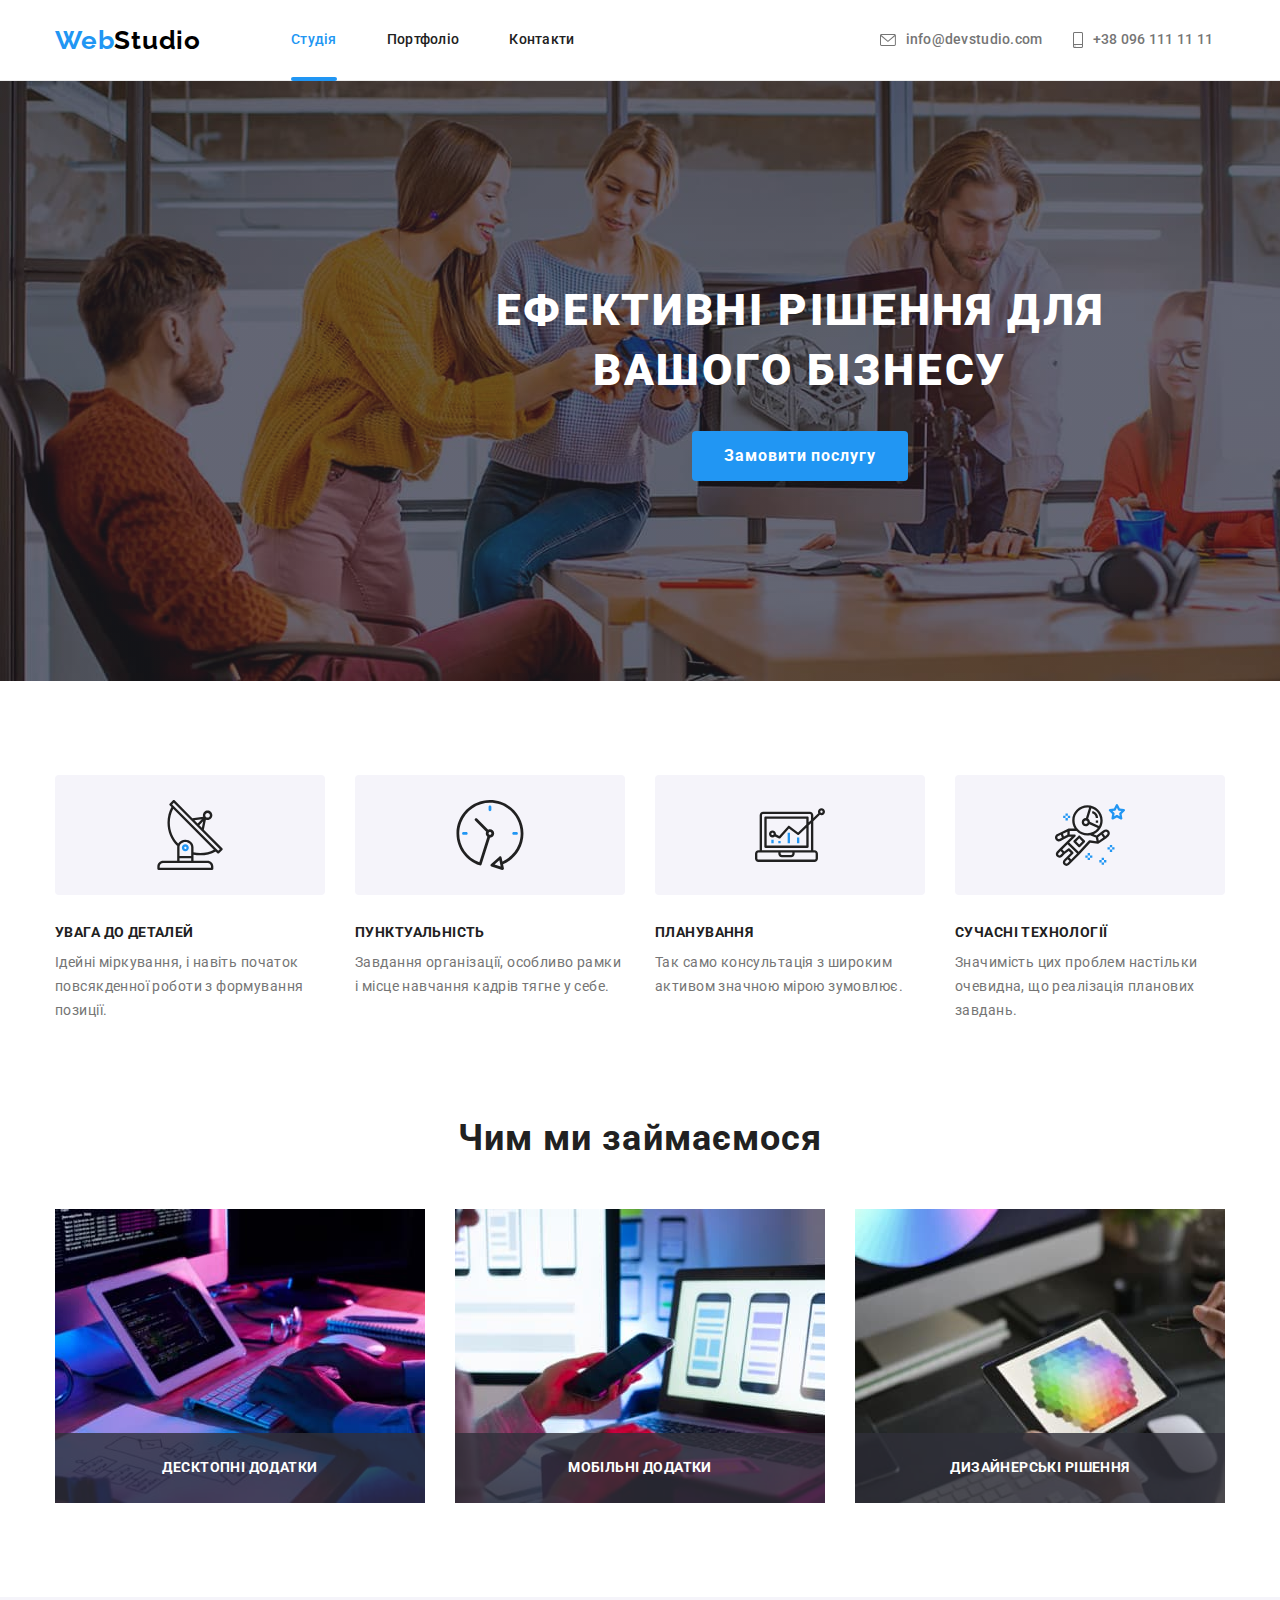
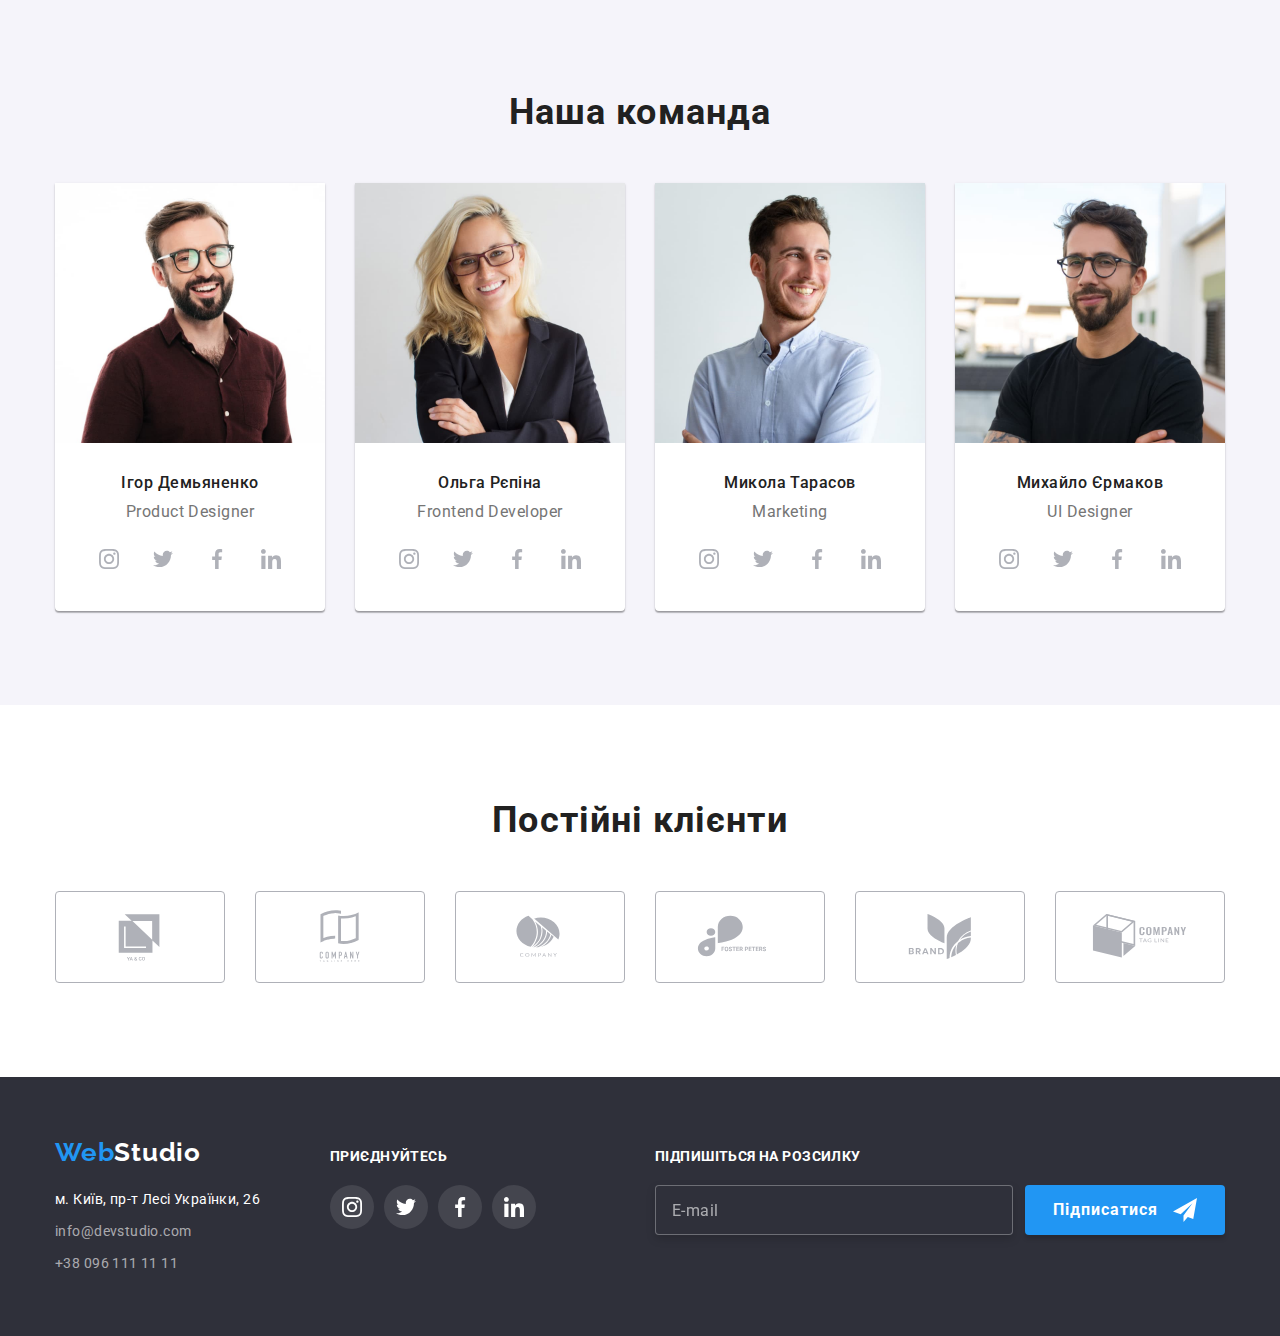
<file: index.html>
<!DOCTYPE html>
<html lang="uk">
  <head>
    <meta charset="UTF-8" />
    <meta http-equiv="X-UA-Compatible" content="IE=edge" />
    <meta name="viewport" content="width=device-width, initial-scale=1.0" />
    <title>WebStudio</title>
    <link rel="preconnect" href="https://fonts.googleapis.com" />
    <link rel="preconnect" href="https://fonts.gstatic.com" crossorigin />
    <link
      href="https://fonts.googleapis.com/css2?family=Raleway:wght@700&family=Roboto:wght@400;500;700;900&display=swap"
      rel="stylesheet"
    />
    <link
      rel="stylesheet"
      href="https://cdnjs.cloudflare.com/ajax/libs/modern-normalize/1.1.0/modern-normalize.min.css"
    />
    <link rel="stylesheet" href="./css/styles.css" />
  </head>
  <body>
    <!--HEADER-->

    <header class="header">
      <div class="container nav">
        <nav class="nav">
          <a class="web-studio top" href="./index.html">
            Web<span class="studio">Studio</span>
          </a>
          <ul class="nav-list">
            <li class="item">
              <a class="nav-link current transition" href="./index.html">
                Студія
              </a>
            </li>
            <li class="item">
              <a class="nav-link transition" href="./portfolio.html">
                Портфоліо
              </a>
            </li>
            <li class="item">
              <a class="nav-link transition" href="./contacts.html">Контакти</a>
            </li>
          </ul>
        </nav>
        <ul class="contact">
          <li class="contact-list">
            <a class="email text transition" href="mailto:info@devstudio.com">
              <svg class="contact-icon" width="16" height="12">
                <use href="./images/symbol-defs.svg#icon-envelope "></use>
              </svg>
              info@devstudio.com
            </a>
          </li>
          <li class="contact-list">
            <a class="tel text transition" href="tel:+380961111111">
              <svg class="contact-icon" width="10" height="16">
                <use href="./images/symbol-defs.svg#icon-smartphone"></use>
              </svg>
              +38 096 111 11 11
            </a>
          </li>
        </ul>
      </div>
    </header>

    <!--MAIN-->

    <main>
      <section class="hero">
        <div class="container">
          <h1 class="hero-title">Ефективні рішення для вашого бізнесу</h1>
          <button class="btn-order transition" type="button" data-modal-open>
            Замовити послугу
          </button>
        </div>
      </section>

      <!--НАШИ ПРЕИМУЩЕСТВА-->

      <section class="description">
        <div class="container">
          <h2 class="visually-hidden">Наші переваги</h2>
          <ul class="description-list">
            <li class="description-text">
              <div class="description-icon-block">
                <svg class="description-icon">
                  <use href="./images/symbol-defs.svg#icon-antenna"></use>
                </svg>
              </div>
              <h3 class="description-desc">Увага до деталей</h3>
              <p class="description-quote">
                Ідейні міркування, і навіть початок повсякденної роботи з
                формування позиції.
              </p>
            </li>

            <li class="description-text">
              <div class="description-icon-block">
                <svg class="description-icon">
                  <use href="./images/symbol-defs.svg#icon-clock"></use>
                </svg>
              </div>
              <h3 class="description-desc">Пунктуальність</h3>
              <p class="description-quote">
                Завдання організації, особливо рамки і місце навчання кадрів
                тягне у себе.
              </p>
            </li>

            <li class="description-text">
              <div class="description-icon-block">
                <svg class="description-icon">
                  <use href="./images/symbol-defs.svg#icon-diagram"></use>
                </svg>
              </div>
              <h3 class="description-desc">Планування</h3>
              <p class="description-quote">
                Так само консультація з широким активом значною мірою зумовлює.
              </p>
            </li>

            <li class="description-text">
              <div class="description-icon-block">
                <svg class="description-icon">
                  <use href="./images/symbol-defs.svg#icon-astronaut"></use>
                </svg>
              </div>
              <h3 class="description-desc">Сучасні технології</h3>
              <p class="description-quote">
                Значимість цих проблем настільки очевидна, що реалізація
                планових завдань.
              </p>
            </li>
          </ul>
        </div>
      </section>

      <!-- ЧЕМ МЫ ЗАНИМАЕМСЯ -->

      <section class="work">
        <div class="container">
          <h2 class="work-list">Чим ми займаємося</h2>
          <ul class="work-imgs">
            <li class="work-img list">
              <img
                src="./images/box-1.jpg"
                alt="Розробка ПЗ"
                width="370"
                height="294"
              />
              <p class="work-description">Десктопні додатки</p>
            </li>
            <li class="work-img list">
              <img
                src="./images/box-2.jpg"
                alt="Тестування мобільних додатків"
                width="370"
                height="294"
              />
              <p class="work-description">Мобільні додатки</p>
            </li>
            <li class="work-img list">
              <img
                src="./images/box-3.jpg"
                alt="Дизайн пілитри кольорів"
                width="370"
                height="294"
              />
              <p class="work-description">Дизайнерські рішення</p>
            </li>
          </ul>
        </div>
      </section>

      <!-- НАША КОМАНДА -->

      <section class="team">
        <div class="container">
          <h2 class="team-aside">Наша команда</h2>
          <ul class="team-list">
            <li class="team-description">
              <img
                class="team-img"
                src="./images/photo-1.jpg"
                alt="Фотографія Ігор Демьяненко"
                width="270"
                height="260"
              />
              <div class="team-text">
                <h3 class="team-name">Ігор Демьяненко</h3>
                <p class="team-position">
                  <span lang="en">Product Designer</span>
                </p>
                <ul class="team-social">
                  <li class="social-list">
                    <a href="" class="social-link transition">
                      <svg width="20" height="20">
                        <use
                          class="social-icon"
                          href="./images/symbol-defs.svg#icon-instagram"
                        ></use>
                      </svg>
                    </a>
                  </li>
                  <li class="social-list">
                    <a href="" class="social-link transition">
                      <svg width="20" height="20">
                        <use
                          class="social-icon"
                          href="./images/symbol-defs.svg#icon-twitter"
                        ></use>
                      </svg>
                    </a>
                  </li>
                  <li class="social-list">
                    <a href="" class="social-link transition">
                      <svg width="20" height="20">
                        <use
                          class="social-icon"
                          href="./images/symbol-defs.svg#icon-facebook"
                        ></use>
                      </svg>
                    </a>
                  </li>
                  <li class="social-list">
                    <a href="" class="social-link transition">
                      <svg width="20" height="20">
                        <use
                          class="social-icon"
                          href="./images/symbol-defs.svg#icon-linkedin"
                        ></use>
                      </svg>
                    </a>
                  </li>
                </ul>
              </div>
            </li>

            <li class="team-description">
              <img
                class="team-img"
                src="./images/photo-2.jpg"
                alt="Фотографія Ольга Рєпіна"
                width="270"
                height="260"
              />
              <div class="team-text">
                <h3 class="team-name">Ольга Рєпіна</h3>
                <p class="team-position">
                  <span lang="en">Frontend Developer</span>
                </p>

                <ul class="team-social">
                  <li class="social-list">
                    <a href="" class="social-link transition">
                      <svg width="20" height="20">
                        <use
                          class="social-icon"
                          href="./images/symbol-defs.svg#icon-instagram"
                        ></use>
                      </svg>
                    </a>
                  </li>
                  <li class="social-list">
                    <a href="" class="social-link transition">
                      <svg width="20" height="20">
                        <use
                          class="social-icon"
                          href="./images/symbol-defs.svg#icon-twitter"
                        ></use>
                      </svg>
                    </a>
                  </li>
                  <li class="social-list">
                    <a href="" class="social-link transition">
                      <svg width="20" height="20">
                        <use
                          class="social-icon"
                          href="./images/symbol-defs.svg#icon-facebook"
                        ></use>
                      </svg>
                    </a>
                  </li>
                  <li class="social-list">
                    <a href="" class="social-link transition">
                      <svg width="20" height="20">
                        <use
                          class="social-icon"
                          href="./images/symbol-defs.svg#icon-linkedin"
                        ></use>
                      </svg>
                    </a>
                  </li>
                </ul>
              </div>
            </li>

            <li class="team-description">
              <img
                class="team-img"
                src="./images/photo-3.jpg"
                alt="Фотографія Микола Тарасов"
                width="270"
                height="260"
              />
              <div class="team-text">
                <h3 class="team-name">Микола Тарасов</h3>
                <p class="team-position"><span lang="en">Marketing</span></p>

                <ul class="team-social">
                  <li class="social-list">
                    <a href="" class="social-link transition">
                      <svg width="20" height="20">
                        <use
                          class="social-icon"
                          href="./images/symbol-defs.svg#icon-instagram"
                        ></use>
                      </svg>
                    </a>
                  </li>
                  <li class="social-list">
                    <a href="" class="social-link transition">
                      <svg width="20" height="20">
                        <use
                          class="social-icon"
                          href="./images/symbol-defs.svg#icon-twitter"
                        ></use>
                      </svg>
                    </a>
                  </li>
                  <li class="social-list">
                    <a href="" class="social-link transition">
                      <svg width="20" height="20">
                        <use
                          class="social-icon"
                          href="./images/symbol-defs.svg#icon-facebook"
                        ></use>
                      </svg>
                    </a>
                  </li>
                  <li class="social-list">
                    <a href="" class="social-link transition">
                      <svg width="20" height="20">
                        <use
                          class="social-icon"
                          href="./images/symbol-defs.svg#icon-linkedin"
                        ></use>
                      </svg>
                    </a>
                  </li>
                </ul>
              </div>
            </li>

            <li class="team-description">
              <img
                class="team-img"
                src="./images/photo-4.jpg"
                alt="Фотографія Михайло Єрмаков"
                width="270"
                height="260"
              />
              <div class="team-text">
                <h3 class="team-name">Михайло Єрмаков</h3>
                <p class="team-position">
                  <span lang="en">UI Designer</span>
                </p>

                <ul class="team-social">
                  <li class="social-list">
                    <a href="" class="social-link transition">
                      <svg width="20" height="20">
                        <use
                          class="social-icon"
                          href="./images/symbol-defs.svg#icon-instagram"
                        ></use>
                      </svg>
                    </a>
                  </li>
                  <li class="social-list">
                    <a href="" class="social-link transition">
                      <svg width="20" height="20">
                        <use
                          class="social-icon"
                          href="./images/symbol-defs.svg#icon-twitter"
                        ></use>
                      </svg>
                    </a>
                  </li>
                  <li class="social-list">
                    <a href="" class="social-link transition">
                      <svg width="20" height="20">
                        <use
                          class="social-icon"
                          href="./images/symbol-defs.svg#icon-facebook"
                        ></use>
                      </svg>
                    </a>
                  </li>
                  <li class="social-list">
                    <a href="" class="social-link transition">
                      <svg width="20" height="20">
                        <use
                          class="social-icon"
                          href="./images/symbol-defs.svg#icon-linkedin"
                        ></use>
                      </svg>
                    </a>
                  </li>
                </ul>
              </div>
            </li>
          </ul>
        </div>
      </section>

      <!-- ПОСТОЯННЫЕ КЛИЕНТИ -->

      <section class="clients">
        <div class="container">
          <h2 class="clients-title">Постійні клієнти</h2>
          <ul class="clients-desc">
            <li class="clients-list">
              <a href="" class="clients-link transition">
                <svg width="106" height="60">
                  <use
                    class="clients-icon"
                    href="./images/symbol-defs.svg#icon-company-1"
                  ></use>
                </svg>
              </a>
            </li>
            <li class="social-list">
              <a href="" class="clients-link transition">
                <svg width="106" height="60">
                  <use
                    class="clients-icon"
                    href="./images/symbol-defs.svg#icon-company-2"
                  ></use>
                </svg>
              </a>
            </li>
            <li class="social-list">
              <a href="" class="clients-link transition">
                <svg width="106" height="60">
                  <use
                    class="clients-icon"
                    href="./images/symbol-defs.svg#icon-company-3"
                  ></use>
                </svg>
              </a>
            </li>
            <li class="social-list">
              <a href="" class="clients-link transition">
                <svg width="106" height="60">
                  <use
                    class="clients-icon"
                    href="./images/symbol-defs.svg#icon-company-4"
                  ></use>
                </svg>
              </a>
            </li>
            <li class="social-list">
              <a href="" class="clients-link transition">
                <svg width="106" height="60">
                  <use
                    class="clients-icon"
                    href="./images/symbol-defs.svg#icon-company-5"
                  ></use>
                </svg>
              </a>
            </li>
            <li class="social-list">
              <a href="" class="clients-link transition">
                <svg width="106" height="60">
                  <use
                    class="clients-icon"
                    href="./images/symbol-defs.svg#icon-company-6"
                  ></use>
                </svg>
              </a>
            </li>
          </ul>
        </div>
      </section>
    </main>

    <!--FOOTER-->

    <footer class="footer">
      <div class="container contacts">
        <div>
          <a class="web-studio down" href="./index.html">
            Web<span class="studio-footer">Studio</span>
          </a>
          <address class="address">
            <ul class="address-list">
              <li class="address-map desc">м. Київ, пр-т Лесі Українки, 26</li>
              <li class="address-text desc">
                <a
                  class="address-contacts transition"
                  href="mailto:info@devstudio.com"
                >
                  info@devstudio.com
                </a>
              </li>
              <li class="address-text desc">
                <a class="address-contacts transition" href="tel:+380961111111">
                  +38 096 111 11 11
                </a>
              </li>
            </ul>
          </address>
        </div>
        <div class="footer-social">
          <p class="footer-social-text">приєднуйтесь</p>
          <ul class="footer-social-contacts">
            <li class="footer-social-list">
              <a href="" class="footer-social-link transition">
                <svg class="footer-social-icon" width="20" height="20">
                  <use href="./images/symbol-defs.svg#icon-instagram "></use>
                </svg>
              </a>
            </li>
            <li class="footer-social-list">
              <a href="" class="footer-social-link transition">
                <svg class="footer-social-icon" width="20" height="20">
                  <use href="./images/symbol-defs.svg#icon-twitter "></use>
                </svg>
              </a>
            </li>
            <li class="footer-social-list">
              <a href="" class="footer-social-link transition">
                <svg class="footer-social-icon" width="20" height="20">
                  <use href="./images/symbol-defs.svg#icon-facebook "></use>
                </svg>
              </a>
            </li>
            <li class="footer-social-list">
              <a href="" class="footer-social-link transition">
                <svg class="footer-social-icon" width="20" height="20">
                  <use href="./images/symbol-defs.svg#icon-linkedin "></use>
                </svg>
              </a>
            </li>
          </ul>
        </div>
        <div class="sing-up-form">
          <strong>Підпишіться на розсилку</strong>
          <form class="sing-up-wrap">
            <label for="sing_up"></label>
            <input
              class="sing-up transition"
              type="email"
              name="sing-up"
              id="sing_up"
              placeholder="E-mail"
            />

            <button class="btn-sing-up transition" type="submit">
              Підписатися
              <svg width="24" height="24">
                <use
                  class="sing-up-icon"
                  href="./images/symbol-defs.svg#icon-send"
                ></use>
              </svg>
            </button>
          </form>
        </div>
      </div>
    </footer>

    <!--MODAL-->

    <div class="backdrop-hero is-hidden" data-modal>
      <div class="modal-hero">
        <button class="close-btn transition" type="button" data-modal-close>
          <svg class="close-icon" width="11" height="11">
            <use href="./images/symbol-defs.svg#icon-close"></use>
          </svg>
        </button>

        <form class="contact-form">
          <strong>Залиште свої дані, ми вам передзвонимо</strong>
          <div class="user-id">
            <label for="user_name">Ім'я</label>
            <div class="user-wrap">
              <input
                class="input transition"
                type="text"
                name="name"
                id="user_name"
              />
              <svg class="icon-form transition" width="18" height="18">
                <use href="./images/symbol-defs.svg#icon-name"></use>
              </svg>
            </div>
          </div>

          <div class="user-id">
            <label for="user_tel">Телефон</label>
            <div class="user-wrap">
              <input
                class="input transition"
                type="tel"
                name="tel"
                id="user_tel"
              />
              <svg class="icon-form transition" width="18" height="18">
                <use href="./images/symbol-defs.svg#icon-tel"></use>
              </svg>
            </div>
          </div>

          <div class="user-id">
            <label for="user_email">Пошта</label>
            <div class="user-wrap">
              <input
                class="input transition"
                type="email"
                name="email"
                id="user_email"
              />
              <svg class="icon-form transition" width="18" height="18">
                <use href="./images/symbol-defs.svg#icon-email"></use>
              </svg>
            </div>
          </div>

          <div class="user-id feedback">
            <label for="user_feedback">Коментар</label>
            <textarea
              class="input transition"
              name="feedback"
              id="user_feedback"
              rows="5"
              placeholder="Введіть текст"
            ></textarea>
          </div>

          <label class="user-policy">
            <input
              class="checkbox visually-hidden"
              type="checkbox"
              name="privacy_policy"
              value="accept"
            />
            <span class="icon-checkbox transition">
              <svg class="icon-check" width="18" height="18">
                <use href="./images/symbol-defs.svg#icon-check"></use>
              </svg>
            </span>
            <span>
              Погоджуюся з розсилкою та приймаю
              <a class="policy-link transition" href="">Умови договору</a>
            </span>
          </label>

          <button class="btn-send transition" type="submit">Відправити</button>
        </form>
      </div>
    </div>

    <script src="./js/modal.js"></script>
  </body>
</html>
</file>
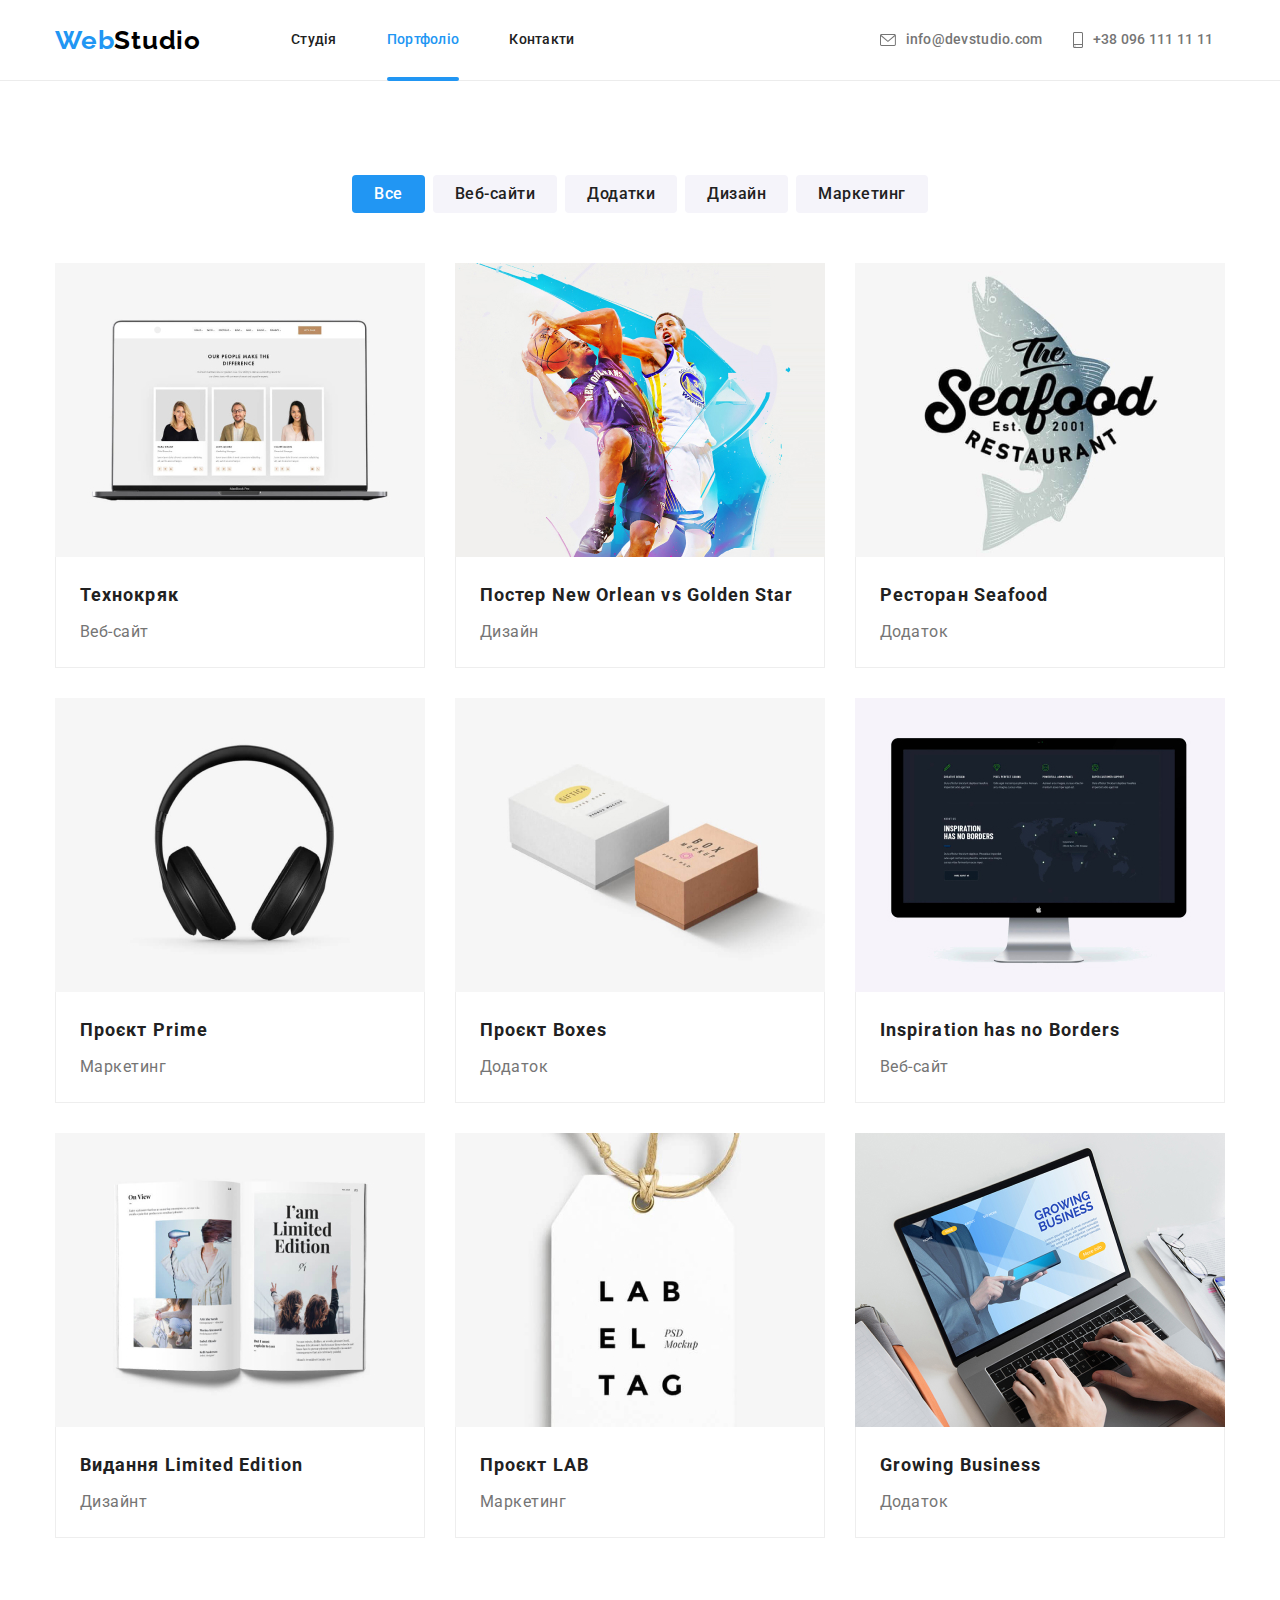
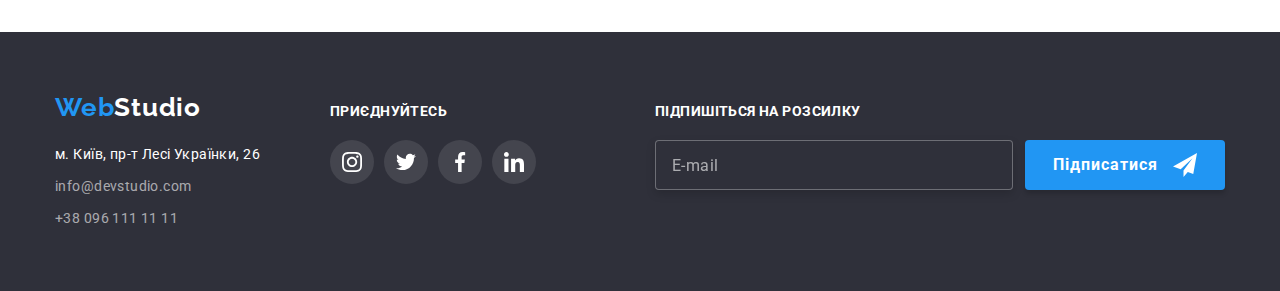
<file: portfolio.html>
<!DOCTYPE html>
<html lang="uk">
  <head>
    <meta charset="UTF-8" />
    <meta http-equiv="X-UA-Compatible" content="IE=edge" />
    <meta name="viewport" content="width=device-width, initial-scale=1.0" />
    <title>Portfolio</title>
    <link rel="preconnect" href="https://fonts.googleapis.com" />
    <link rel="preconnect" href="https://fonts.gstatic.com" crossorigin />
    <link
      href="https://fonts.googleapis.com/css2?family=Raleway:wght@700&family=Roboto:wght@400;500;700;900&display=swap"
      rel="stylesheet"
    />
    <link
      rel="stylesheet"
      href="https://cdnjs.cloudflare.com/ajax/libs/modern-normalize/1.1.0/modern-normalize.min.css"
    />
    <link rel="stylesheet" href="./css/styles.css" />
  </head>
  <body>
    <!--HEADER-->

    <header class="header">
      <div class="container nav">
        <nav class="nav">
          <a class="web-studio top" href="./index.html">
            Web<span class="studio">Studio</span>
          </a>
          <ul class="nav-list">
            <li class="item">
              <a class="nav-link transition" href="./index.html">Студія</a>
            </li>
            <li class="item">
              <a class="nav-link current transition" href="./portfolio.html">
                Портфоліо
              </a>
            </li>
            <li class="item">
              <a class="nav-link transition" href="./contacts.html">Контакти</a>
            </li>
          </ul>
        </nav>
        <ul class="contact">
          <li class="contact-list">
            <a class="email text transition" href="mailto:info@devstudio.com">
              <svg class="contact-icon" width="16" height="12">
                <use href="./images/symbol-defs.svg#icon-envelope "></use>
              </svg>
              info@devstudio.com
            </a>
          </li>
          <li class="contact-list">
            <a class="tel text transition" href="tel:+380961111111">
              <svg class="contact-icon" width="10" height="16">
                <use href="./images/symbol-defs.svg#icon-smartphone"></use>
              </svg>
              +38 096 111 11 11
            </a>
          </li>
        </ul>
      </div>
    </header>

    <!--MAIN-->

    <main>
      <section class="section filters">
        <div class="container">
          <h2 class="visually-hidden">Кнопки навігації</h2>
          <ul class="filters-list">
            <li class="filters-text">
              <button class="filters-btn current transition" type="button">
                Все
              </button>
            </li>
            <li class="filters-text">
              <button class="filters-btn transition" type="button">
                Веб-сайти
              </button>
            </li>
            <li class="filters-text">
              <button class="filters-btn transition" type="button">
                Додатки
              </button>
            </li>
            <li class="filters-text">
              <button class="filters-btn transition" type="button">
                Дизайн
              </button>
            </li>
            <li class="filters-text">
              <button class="filters-btn transition" type="button">
                Маркетинг
              </button>
            </li>
          </ul>
          <ul class="portfolio-body">
            <li class="body-part">
              <a class="portfolio-link transition" href="">
                <div class="img-thumb">
                  <img
                    src="./images/technocrack.jpg"
                    alt="Технокряк"
                    width="370"
                    height="294"
                  />
                  <p class="overlay transition">
                    Ресурс пропонує комплексні пропозиції з різним рівнем
                    функціоналу та сервісів. Все це дозволить відвідувачу
                    отримати вичерпні відомості про компанію чи приватну особу.
                  </p>
                </div>
                <div class="portfolio-desc">
                  <h3 class="body-name">Технокряк</h3>
                  <p class="body-quote">Веб-сайт</p>
                </div>
              </a>
            </li>

            <li class="body-part">
              <a class="portfolio-link transition" href="">
                <div class="img-thumb">
                  <img
                    src="./images/poster.jpg"
                    alt="Дизайн"
                    width="370"
                    height="294"
                  />
                  <p class="overlay transition">
                    Ресурс пропонує комплексні пропозиції з різним рівнем
                    функціоналу та сервісів. Все це дозволить відвідувачу
                    отримати вичерпні відомості про компанію чи приватну особу.
                  </p>
                </div>
                <div class="portfolio-desc">
                  <h3 class="body-name">
                    Постер
                    <span lang="en">New Orlean vs Golden Star</span>
                  </h3>
                  <p class="body-quote">Дизайн</p>
                </div>
              </a>
            </li>

            <li class="body-part">
              <a class="portfolio-link transition" href="">
                <div class="img-thumb">
                  <img
                    src="./images/seafood-restaurant.jpg"
                    alt="Приложение"
                    width="370"
                    height="294"
                  />
                  <p class="overlay transition">
                    Ресурс пропонує комплексні пропозиції з різним рівнем
                    функціоналу та сервісів. Все це дозволить відвідувачу
                    отримати вичерпні відомості про компанію чи приватну особу.
                  </p>
                </div>
                <div class="portfolio-desc">
                  <h3 class="body-name">
                    Ресторан
                    <span lang="en">Seafood</span>
                  </h3>
                  <p class="body-quote">Додаток</p>
                </div>
              </a>
            </li>

            <li class="body-part">
              <a class="portfolio-link transition" href="">
                <div class="img-thumb">
                  <img
                    src="./images/project-prime.jpg"
                    alt="Маркетинг"
                    width="370"
                    height="294"
                  />
                  <p class="overlay transition">
                    Ресурс пропонує комплексні пропозиції з різним рівнем
                    функціоналу та сервісів. Все це дозволить відвідувачу
                    отримати вичерпні відомості про компанію чи приватну особу.
                  </p>
                </div>
                <div class="portfolio-desc">
                  <h3 class="body-name">
                    Проєкт
                    <span lang="en">Prime</span>
                  </h3>
                  <p class="body-quote">Маркетинг</p>
                </div>
              </a>
            </li>

            <li class="body-part">
              <a class="portfolio-link transition" href="">
                <div class="img-thumb">
                  <img
                    src="./images/boxes-project.jpg"
                    alt="Приложение"
                    width="370"
                    height="294"
                  />
                  <p class="overlay transition">
                    Ресурс пропонує комплексні пропозиції з різним рівнем
                    функціоналу та сервісів. Все це дозволить відвідувачу
                    отримати вичерпні відомості про компанію чи приватну особу.
                  </p>
                </div>
                <div class="portfolio-desc">
                  <h3 class="body-name">
                    Проєкт
                    <span lang="en">Boxes</span>
                  </h3>
                  <p class="body-quote">Додаток</p>
                </div>
              </a>
            </li>

            <li class="body-part">
              <a class="portfolio-link transition" href="">
                <div class="img-thumb">
                  <img
                    src="./images/inspiration-has-no-borders.jpg"
                    alt="Веб-сайт"
                    width="370"
                    height="294"
                  />
                  <p class="overlay transition">
                    Ресурс пропонує комплексні пропозиції з різним рівнем
                    функціоналу та сервісів. Все це дозволить відвідувачу
                    отримати вичерпні відомості про компанію чи приватну особу.
                  </p>
                </div>
                <div class="portfolio-desc">
                  <h3 class="body-name">
                    <span lang="en">Inspiration has no Borders</span>
                  </h3>
                  <p class="body-quote">Веб-сайт</p>
                </div>
              </a>
            </li>

            <li class="body-part">
              <a class="portfolio-link transition" href="">
                <div class="img-thumb">
                  <img
                    src="./images/limited-edition.jpg"
                    alt="Дизайн"
                    width="370"
                    height="294"
                  />
                  <p class="overlay transition">
                    Ресурс пропонує комплексні пропозиції з різним рівнем
                    функціоналу та сервісів. Все це дозволить відвідувачу
                    отримати вичерпні відомості про компанію чи приватну особу.
                  </p>
                </div>
                <div class="portfolio-desc">
                  <h3 class="body-name">
                    Видання
                    <span lang="en">Limited Edition</span>
                  </h3>
                  <p class="body-quote">Дизайнт</p>
                </div>
              </a>
            </li>

            <li class="body-part">
              <a class="portfolio-link transition" href="">
                <div class="img-thumb">
                  <img
                    src="./images/lab-project.jpg"
                    alt="Маркетинг"
                    width="370"
                    height="294"
                  />
                  <p class="overlay transition">
                    Ресурс пропонує комплексні пропозиції з різним рівнем
                    функціоналу та сервісів. Все це дозволить відвідувачу
                    отримати вичерпні відомості про компанію чи приватну особу.
                  </p>
                </div>
                <div class="portfolio-desc">
                  <h3 class="body-name">
                    Проєкт
                    <span lang="en">LAB</span>
                  </h3>
                  <p class="body-quote">Маркетинг</p>
                </div>
              </a>
            </li>

            <li class="body-part">
              <a class="portfolio-link transition" href="">
                <div class="img-thumb">
                  <img
                    src="./images/growing-business.jpg"
                    alt="Приложение"
                    width="370"
                    height="294"
                  />
                  <p class="overlay transition">
                    Ресурс пропонує комплексні пропозиції з різним рівнем
                    функціоналу та сервісів. Все це дозволить відвідувачу
                    отримати вичерпні відомості про компанію чи приватну особу.
                  </p>
                </div>
                <div class="portfolio-desc">
                  <h3 class="body-name">
                    <span lang="en">Growing Business</span>
                  </h3>
                  <p class="body-quote">Додаток</p>
                </div>
              </a>
            </li>
          </ul>
        </div>
      </section>
    </main>

    <!--FOOTER-->

    <footer class="footer">
      <div class="container contacts">
        <div>
          <a class="web-studio down" href="./index.html">
            Web<span class="studio-footer">Studio</span>
          </a>
          <address class="address">
            <ul class="address-list">
              <li class="address-map desc">м. Київ, пр-т Лесі Українки, 26</li>
              <li class="address-text desc">
                <a
                  class="address-contacts transition"
                  href="mailto:info@devstudio.com"
                >
                  info@devstudio.com
                </a>
              </li>
              <li class="address-text desc">
                <a class="address-contacts transition" href="tel:+380961111111">
                  +38 096 111 11 11
                </a>
              </li>
            </ul>
          </address>
        </div>
        <div class="footer-social">
          <p class="footer-social-text">приєднуйтесь</p>
          <ul class="footer-social-contacts">
            <li class="footer-social-list">
              <a href="" class="footer-social-link transition">
                <svg class="footer-social-icon" width="20" height="20">
                  <use href="./images/symbol-defs.svg#icon-instagram "></use>
                </svg>
              </a>
            </li>
            <li class="footer-social-list">
              <a href="" class="footer-social-link transition">
                <svg class="footer-social-icon" width="20" height="20">
                  <use href="./images/symbol-defs.svg#icon-twitter "></use>
                </svg>
              </a>
            </li>
            <li class="footer-social-list">
              <a href="" class="footer-social-link transition">
                <svg class="footer-social-icon" width="20" height="20">
                  <use href="./images/symbol-defs.svg#icon-facebook "></use>
                </svg>
              </a>
            </li>
            <li class="footer-social-list">
              <a href="" class="footer-social-link transition">
                <svg class="footer-social-icon" width="20" height="20">
                  <use href="./images/symbol-defs.svg#icon-linkedin "></use>
                </svg>
              </a>
            </li>
          </ul>
        </div>
        <div class="sing-up-form">
          <strong>Підпишіться на розсилку</strong>
          <form class="sing-up-wrap">
            <label for="sing_up"></label>
            <input
              class="sing-up transition"
              type="email"
              name="sing-up"
              id="sing_up"
              placeholder="E-mail"
            />

            <button class="btn-sing-up transition" type="submit">
              Підписатися
              <svg width="24" height="24">
                <use
                  class="sing-up-icon"
                  href="./images/symbol-defs.svg#icon-send"
                ></use>
              </svg>
            </button>
          </form>
        </div>
      </div>
    </footer>
    <script src="./js/modal.js"></script>
  </body>
</html>
</file>
<file: css/styles.css>
:root {
  --primary-text-color: #212121;
  --secondary-text-color: #757575;
  --hover-color: #2196f3;
  --background-color: #ffffff;
  --footer-background: #2f303a;
  --team-background: #f5f4fa;
  --hero-background: #2f303a;
  --icon-social-color-main: #afb1b8;
}

h1,
h2,
h3,
h4,
h5,
h6,
p {
  margin: 0;
}

ul {
  margin: 0;
  padding-left: 0;
}

body {
  font-family: Roboto, sans-serif;
  background-color: var(--background-color);
}

img {
  display: block;
}

.container {
  margin: 0 auto;
  width: 1200px;
  padding-left: 15px;
  padding-right: 15px;
}

.transition {
  transition-duration: 250ms;
  transition-timing-function: cubic-bezier(0.4, 0, 0.2, 1);
}

/*--------HEADER-------*/

.header {
  border-bottom: 1px solid #ececec;
}

.nav {
  display: flex;
  align-items: center;
}

.web-studio {
  font-family: Raleway, sans-serif;
  font-weight: 700;
  font-size: 26px;
  line-height: 1.19;
  letter-spacing: 0.03em;
  text-decoration: none;
  color: var(--hover-color);
}

.top {
  padding: 24px 0;
  margin-right: 90px;
}

.studio {
  color: #000000;
}

.nav-list {
  font-weight: 500;
  font-size: 14px;
  line-height: 1.14;
  letter-spacing: 0.02em;
  list-style-type: none;

  display: flex;
  padding: 0;
}

.item + .item {
  margin-left: 50px;
}

.nav-link {
  text-decoration: none;
  color: var(--primary-text-color);

  padding-top: 32px;
  padding-bottom: 32px;
  display: block;

  transition-property: color;
}

.nav-link + .nav-link {
  margin-left: 50px;
}

.current {
  color: var(--hover-color);
  position: relative;
}

.nav-link.current::after {
  position: absolute;
  bottom: -1px;
  left: 0;
  content: "";
  display: block;
  width: 100%;
  height: 4px;
  background-color: currentColor;
  border-radius: 2px;
}

.nav-link:hover,
.nav-link:focus {
  color: var(--hover-color);
}

.contact {
  font-weight: 500;
  font-size: 14px;
  line-height: 1.14;
  letter-spacing: 0.02em;
  list-style-type: none;

  padding: 0;
  display: flex;
  margin-left: 305px;
  align-items: center;
}

.contact-list {
  color: var(--secondary-text-color);
  display: flex;
  align-items: center;
}

.contact-list + .contact-list {
  margin-left: 30px;
}

.text {
  padding-top: 32px;
  padding-bottom: 32px;
  display: flex;
  align-items: center;

  transition-property: color;
}

.text:hover,
.text:focus {
  color: var(--hover-color);
}

.contact-icon {
  fill: currentColor;
  margin-right: 10px;
}

.email,
.tel {
  text-decoration: none;
  color: inherit;
}

/*--------MAIN-------*/

.hero {
  background-color: var(--hero-background);
  background-image: linear-gradient(
      rgba(47, 48, 58, 0.4),
      rgba(47, 48, 58, 0.4)
    ),
    url(../images/hero-img.jpg);
  background-repeat: no-repeat;
  background-position: center;
  text-align: center;
  width: 1600px;
  height: 600px;
  margin: 0 auto;
  padding-top: 200px;
  padding-bottom: 200px;
  display: flex;
  align-items: center;
}

.hero h1 {
  width: 696px;
  margin-left: auto;
  margin-right: auto;
}

.hero-title {
  color: var(--background-color);
  font-weight: 900;
  font-size: 44px;
  line-height: 1.36;
  letter-spacing: 0.06em;
  text-transform: uppercase;
  margin-bottom: 30px;
}

.btn-order {
  font-family: inherit;
  background-color: var(--hover-color);
  color: var(--background-color);
  border-radius: 4px;
  font-weight: 700;
  font-size: 16px;
  line-height: 1.88;
  letter-spacing: 0.06em;
  border: none;
  cursor: pointer;
  outline: transparent;

  padding: 10px 32px;

  transition-property: background-color;
}

.btn-order:hover,
.btn-order:focus {
  background-color: #188ce8;
}

.description {
  padding-top: 94px;
  padding-bottom: 94px;
}

.visually-hidden {
  position: absolute;
  width: 1px;
  height: 1px;
  margin: -1px;
  border: 0;
  padding: 0;
  white-space: nowrap;
  clip-path: inset(100%);
  clip: rect(0 0 0 0);
  overflow: hidden;
}

.description-list {
  list-style-type: none;
  display: flex;
}

.description-text {
  flex-basis: calc((100% - 30px * 3) / 4);
  margin-left: 30px;
}

.description-text:first-child {
  margin-left: 0;
}

.description-icon {
  width: 70px;
  height: 70px;
}

.description-icon-block {
  width: 270px;
  height: 120px;
  background-color: #f5f4fa;
  border-radius: 4px;
  display: flex;
  align-items: center;
  justify-content: center;
  margin-bottom: 30px;
}

.description-desc {
  font-weight: 700;
  font-size: 14px;
  line-height: 1.14;
  letter-spacing: 0.03em;
  text-transform: uppercase;
  color: var(--primary-text-color);
  margin-bottom: 10px;
}

.description-quote {
  font-size: 14px;
  line-height: 1.71;
  letter-spacing: 0.03em;
  color: var(--secondary-text-color);
}
.work {
  padding-bottom: 94px;
}

.work-list {
  font-weight: 700;
  font-size: 36px;
  line-height: 1.17;
  text-align: center;
  letter-spacing: 0.03em;
  color: var(--primary-text-color);
  margin-bottom: 50px;
}

.work-imgs {
  position: relative;
  list-style-type: none;
  padding-left: 0;
  display: flex;
}

.work-imgs .list {
  flex-basis: calc((100% - 30px * 2) / 3);
  margin-left: 30px;
}

.work-imgs .list:first-child {
  margin-left: 0;
}
.work-img {
  position: relative;
}

.work-description {
  position: absolute;
  display: flex;
  align-items: center;
  justify-content: center;
  bottom: 0;
  width: 100%;
  height: 70px;

  font-weight: 700;
  font-size: 14px;
  line-height: 1.14;
  letter-spacing: 0.03em;
  text-transform: uppercase;
  color: var(--background-color);
  background-color: rgba(47, 48, 58, 0.8);
}

.team {
  background: var(--team-background);
  padding-top: 94px;
  padding-bottom: 94px;
}

.team-aside {
  font-weight: 700;
  font-size: 36px;
  line-height: 1.17;
  letter-spacing: 0.03em;
  color: var(--primary-text-color);
  text-align: center;
  margin-bottom: 50px;
}

.team-list {
  list-style-type: none;
  padding: 0;
  display: flex;
}

.team-description {
  background-color: var(--background-color);
  flex-basis: calc((100% - 30px * 3) / 4);
  margin-left: 30px;
  box-shadow: 0px 1px 3px rgba(0, 0, 0, 0.12), 0px 1px 1px rgba(0, 0, 0, 0.14),
    0px 2px 1px rgba(0, 0, 0, 0.2);
  border-radius: 0px 0px 4px 4px;
}

.team-description:first-child {
  margin-left: 0;
}

.team-text {
  padding-top: 30px;
  padding-bottom: 30px;
}

.team-name {
  font-weight: 500;
  font-size: 16px;
  line-height: 1.19;
  text-align: center;
  letter-spacing: 0.03em;
  color: var(--primary-text-color);
  margin-bottom: 10px;
}

.team-position {
  font-size: 16px;
  line-height: 1.19;
  text-align: center;
  letter-spacing: 0.03em;
  quotes: none;
  color: var(--secondary-text-color);
  margin-bottom: 16px;
}

.team-social {
  list-style: none;
  justify-content: center;
  display: flex;
  gap: 10px;
}

.social-link {
  color: var(--icon-social-color-main);
  width: 44px;
  height: 44px;
  border-radius: 50%;
  display: flex;
  align-items: center;
  justify-content: center;
  background-color: var(--background-color);

  transition-property: background-color, color;
}

.social-icon {
  fill: currentColor;
}

.social-link:hover,
.social-link:focus {
  color: var(--background-color);
  background-color: var(--hover-color);
}

.clients {
  padding-top: 94px;
  padding-bottom: 94px;
}

.clients-title {
  font-weight: 700;
  font-size: 36px;
  line-height: 1.17;
  text-align: center;
  letter-spacing: 0.03em;
  color: var(--primary-text-color);
  margin-bottom: 50px;
}

.clients-desc {
  list-style: none;
  justify-content: center;
  display: flex;
  gap: 30px;
}

.clients-link {
  color: var(--icon-social-color-main);
  width: 170px;
  height: 92px;
  border: 1px solid #afb1b8;
  border-radius: 4px;
  display: flex;
  align-items: center;
  justify-content: center;
  background-color: var(--background-color);
  outline: transparent;

  transition-property: color, border;
}

.clients-icon {
  fill: currentColor;
}

.clients-link:hover,
.clients-link:focus {
  color: var(--hover-color);
  border: 1px solid var(--hover-color);
}

/*--------FOOTER-------*/

.footer {
  background: var(--footer-background);
  padding-top: 60px;
  padding-bottom: 60px;
}

.contacts {
  display: flex;
  align-items: baseline;
}

.down {
  display: block;
  margin-bottom: 20px;
}

.studio-footer {
  color: var(--background-color);
}

.address {
  display: block;
  font-style: normal;
}

.address-list {
  list-style-type: none;
}

.desc:not(:last-child) {
  margin-bottom: 8px;
}

.address-map {
  font-size: 14px;
  line-height: 1.71;
  letter-spacing: 0.03em;
  color: var(--background-color);
}

.address-contacts {
  font-size: 14px;
  line-height: 1.71;
  letter-spacing: 0.03em;
  color: rgba(255, 255, 255, 0.6);
  text-decoration: none;

  transition-property: color;
}

.address-contacts:hover,
.address-contacts:focus {
  color: var(--hover-color);
}

.footer-social {
  margin-left: 70px;
}

.footer-social-text {
  font-weight: 700;
  font-size: 14px;
  line-height: 1.14;
  letter-spacing: 0.03em;
  text-transform: uppercase;
  color: var(--background-color);
  margin-bottom: 20px;
}

.footer-social-contacts {
  list-style: none;
  display: flex;
  gap: 10px;
}

.footer-social-link {
  color: var(--background-color);
  width: 44px;
  height: 44px;
  border-radius: 50%;
  display: flex;
  align-items: center;
  justify-content: center;
  background-color: rgba(255, 255, 255, 0.1);

  transition-property: background-color;
}

.footer-social-link {
  fill: currentColor;
}

.footer-social-link:hover,
.footer-social-link:focus {
  background-color: var(--hover-color);
}

.sing-up-form {
  display: flex;
  flex-direction: column;
  margin-left: auto;
}

.sing-up-wrap {
  display: flex;
  align-items: flex-end;
}

.sing-up-form > strong {
  display: block;
  font-weight: 700;
  font-size: 14px;
  line-height: 1.14;
  letter-spacing: 0.03em;
  text-transform: uppercase;
  color: var(--background-color);
  margin-bottom: 20px;
}

.sing-up {
  width: 358px;
  height: 50px;
  border: 1px solid rgba(255, 255, 255, 0.3);
  filter: drop-shadow(0px 4px 4px rgba(0, 0, 0, 0.15));
  border-radius: 4px;
  background-color: var(--footer-background);
  padding-left: 16px;
  margin-right: 12px;
  outline: transparent;
  transition-property: border-color;

  font-size: 16px;
  line-height: 1.88;
  letter-spacing: 0.06em;
  color: #ffffff;
}

.sing-up:hover,
.sing-up:focus {
  border-color: var(--hover-color);
}

.sing-up::placeholder {
  font-size: 16px;
  line-height: 1.25;
  letter-spacing: 0.03em;
  color: rgba(255, 255, 255, 0.6);
}

.btn-sing-up {
  display: flex;
  align-items: center;
  justify-content: space-between;
  background-color: var(--hover-color);
  color: var(--background-color);
  box-shadow: 0px 4px 4px rgba(0, 0, 0, 0.15);
  border-radius: 4px;
  height: 50px;
  width: 200px;

  font-weight: 700;
  font-size: 16px;
  line-height: 1.88;
  letter-spacing: 0.06em;
  border: none;
  cursor: pointer;
  padding: 10px 28px;

  transition-property: background-color;
}

.sing-up-icon {
  fill: var(--background-color);
}

.btn-sing-up:hover,
.btn-sing-up:focus {
  background-color: #188ce8;
}

/*--------MODAL-------*/

.backdrop-hero {
  position: fixed;
  top: 0;
  left: 0;
  width: 100%;
  height: 100%;
  background-color: rgba(0, 0, 0, 0.2);
  z-index: 1;
  opacity: 1;
  transition-property: opacity;
  transition-duration: 250ms;
  transition-timing-function: cubic-bezier(0.4, 0, 0.2, 1);
}

.backdrop-hero.is-hidden {
  opacity: 0;
  pointer-events: none;
  visibility: hidden;
}

.modal-hero {
  position: absolute;
  top: 50%;
  left: 50%;
  transform: translate(-50%, -50%);

  transition-property: opacity;
  transition-duration: 250ms;
  transition-timing-function: cubic-bezier(0.4, 0, 0.2, 1);
  transition-delay: 250ms;

  width: 528px;
  height: auto;
  background: var(--background-color);
  box-shadow: 0px 1px 3px rgba(0, 0, 0, 0.12), 0px 1px 1px rgba(0, 0, 0, 0.14),
    0px 2px 1px rgba(0, 0, 0, 0.2);
  border-radius: 4px;
  padding: 40px;
}

.close-btn {
  position: absolute;
  top: 8px;
  right: 8px;
  width: 30px;
  height: 30px;
  background-color: var(--background-color);
  border: 1px solid rgba(0, 0, 0, 0.1);
  border-radius: 50%;
  display: flex;
  justify-content: center;
  align-items: center;
  padding: 0;
}

.close-icon {
  fill: #000000;
  transition-property: fill;
}

.close-btn:hover > .close-icon,
.close-btn:focus > .close-icon {
  fill: var(--hover-color);
}

.contact-form strong {
  display: block;
  text-align: center;
  font-weight: 700;
  font-size: 20px;
  line-height: 1.15;
  letter-spacing: 0.03em;
  color: var(--primary-text-color);
  margin-bottom: 12px;
}

.user-id {
  display: flex;
  flex-direction: column;
  text-align: left;
  margin-bottom: 10px;

  font-size: 12px;
  line-height: 1.17;
  letter-spacing: 0.01em;
  color: var(--secondary-text-color);
}

.user-id label {
  margin-bottom: 4px;
}

.user-id.feedback {
  margin-bottom: 20px;
}

.user-id textarea {
  border: 1px solid rgba(33, 33, 33, 0.2);
  border-radius: 4px;
  resize: none;
  height: 120px;
  padding: 12px 16px;

  font-size: 20px;
  line-height: 1.15;
  letter-spacing: 0.03em;
  color: var(--primary-text-color);
}

.user-id textarea::placeholder {
  font-size: 12px;
  line-height: 1.17;
  letter-spacing: 0.01em;
  color: rgba(117, 117, 117, 0.5);
}

.user-wrap {
  position: relative;
}

.input {
  border: 1px solid rgba(33, 33, 33, 0.2);
  border-radius: 4px;
  height: 40px;
  width: 100%;
  padding-left: 42px;

  font-size: 20px;
  line-height: 1.15;
  letter-spacing: 0.03em;
  color: var(--primary-text-color);
  outline: transparent;
  transition-property: border-color;
}

.icon-form {
  position: absolute;
  top: 50%;
  left: 12px;
  transform: translateY(-50%);
  fill: var(--primary-text-color);
  transition-property: fill;
}

.input:hover,
.input:focus {
  border-color: var(--hover-color);
}

.input:hover + .icon-form,
.input:focus + .icon-form {
  fill: var(--hover-color);
}

.user-policy {
  display: flex;
  margin-bottom: 30px;
  font-size: 14px;
  line-height: 1.71;
  letter-spacing: 0.03em;
  color: var(--secondary-text-color);
  justify-content: center;
  align-items: center;
}

.policy-link {
  text-decoration: none;
  color: var(--hover-color);
  border-bottom: 1px solid;
  transition-property: color;
}

.policy-link:hover,
.policy-link:focus {
  color: #188ce8;
}

.icon-checkbox {
  display: flex;
  align-items: center;
  width: 16px;
  height: 15px;
  border: 2px solid var(--primary-text-color);
  border-radius: 2px;
  margin-right: 8px;

  transition-property: border-color, background-color, background-size,
    background-origin;
}

.icon-check {
  fill: var(--background-color);
}

.checkbox:checked + .icon-checkbox {
  border-color: transparent;
  background-color: var(--hover-color);
  background-size: contain;
  background-origin: border-box;
}

.checkbox:hover + .icon-checkbox,
.checkbox:focus + .icon-checkbox {
  border-color: var(--hover-color);
}

.btn-send {
  display: block;
  margin: auto;
  font-family: inherit;
  background-color: var(--hover-color);
  color: var(--background-color);
  border-radius: 4px;
  font-weight: 700;
  font-size: 16px;
  line-height: 1.88;
  letter-spacing: 0.06em;
  border: none;
  cursor: pointer;

  padding: 10px 52px;

  transition-property: background-color;
}

.btn-send:hover,
.btn-send:focus {
  background-color: #188ce8;
}

/*--------PORTFOLIO-------*/

.section.filters {
  padding: 94px 0px;
}

.filters-list {
  list-style-type: none;
  display: flex;
  justify-content: center;
}

.filters-btn {
  border-radius: 4px;
  border: none;
  font-weight: 500;
  font-size: 16px;
  line-height: 1.63;
  letter-spacing: 0.03em;
  font-family: inherit;
  color: var(--primary-text-color);
  background: var(--team-background);
  padding: 6px 22px;
  cursor: pointer;

  transition-property: background-color, color, box-shadow, outline;
}

.filters-btn.current {
  color: var(--background-color);
  background: var(--hover-color);
}

.filters-text:not(:last-child) {
  margin-right: 8px;
}

.filters-btn:hover,
.filters-btn:focus {
  background: #188ce8;
  color: var(--background-color);
  box-shadow: 0px 3px 1px rgba(0, 0, 0, 0.1), 0px 1px 2px rgba(0, 0, 0, 0.08),
    0px 2px 2px rgba(0, 0, 0, 0.12);
  outline: transparent;
}

.portfolio-body {
  list-style-type: none;
  display: flex;
  flex-wrap: wrap;
  margin-top: 50px;
  padding: 0;
}

.body-part {
  margin-bottom: 30px;
  margin-left: 30px;
  text-decoration: none;
}

.body-part:nth-child(3n + 1) {
  margin-left: 0;
}

.body-part:nth-last-child(-n + 3) {
  margin-bottom: 0;
}

.portfolio-link {
  text-decoration: none;
  display: block;
  transition-property: box-shadow, outline;
}

.portfolio-link:hover,
.portfolio-link:focus {
  box-shadow: 0px 3px 1px rgba(0, 0, 0, 0.1), 0px 1px 2px rgba(0, 0, 0, 0.08),
    0px 2px 2px rgba(0, 0, 0, 0.12);
  outline: transparent;
}

.portfolio-link:hover .overlay,
.portfolio-link:focus .overlay {
  transform: translatey(0);
}

.img-thumb {
  position: relative;
  overflow: hidden;
}

.overlay {
  position: absolute;
  display: flex;
  align-items: center;
  bottom: 0;
  left: 0;
  width: 100%;
  height: 100%;

  transform: translatey(101%);
  transition-property: transform;

  padding: 0 24px;
  margin: 0;

  font-size: 18px;
  line-height: 1.56;
  letter-spacing: 0.03em;
  color: var(--background-color);
  background-color: rgba(33, 150, 243, 0.9);
}

.body-name {
  font-weight: 700;
  font-size: 18px;
  line-height: 2;
  letter-spacing: 0.06em;
  color: var(--primary-text-color);
  margin-bottom: 4px;
}

.body-quote {
  font-size: 16px;
  line-height: 1.88;
  letter-spacing: 0.03em;
  color: var(--secondary-text-color);
}

.portfolio-desc {
  padding: 20px 24px;
  border-bottom: 1px solid #eeeeee;
  border-right: 1px solid #eeeeee;
  border-left: 1px solid #eeeeee;
}
</file>
